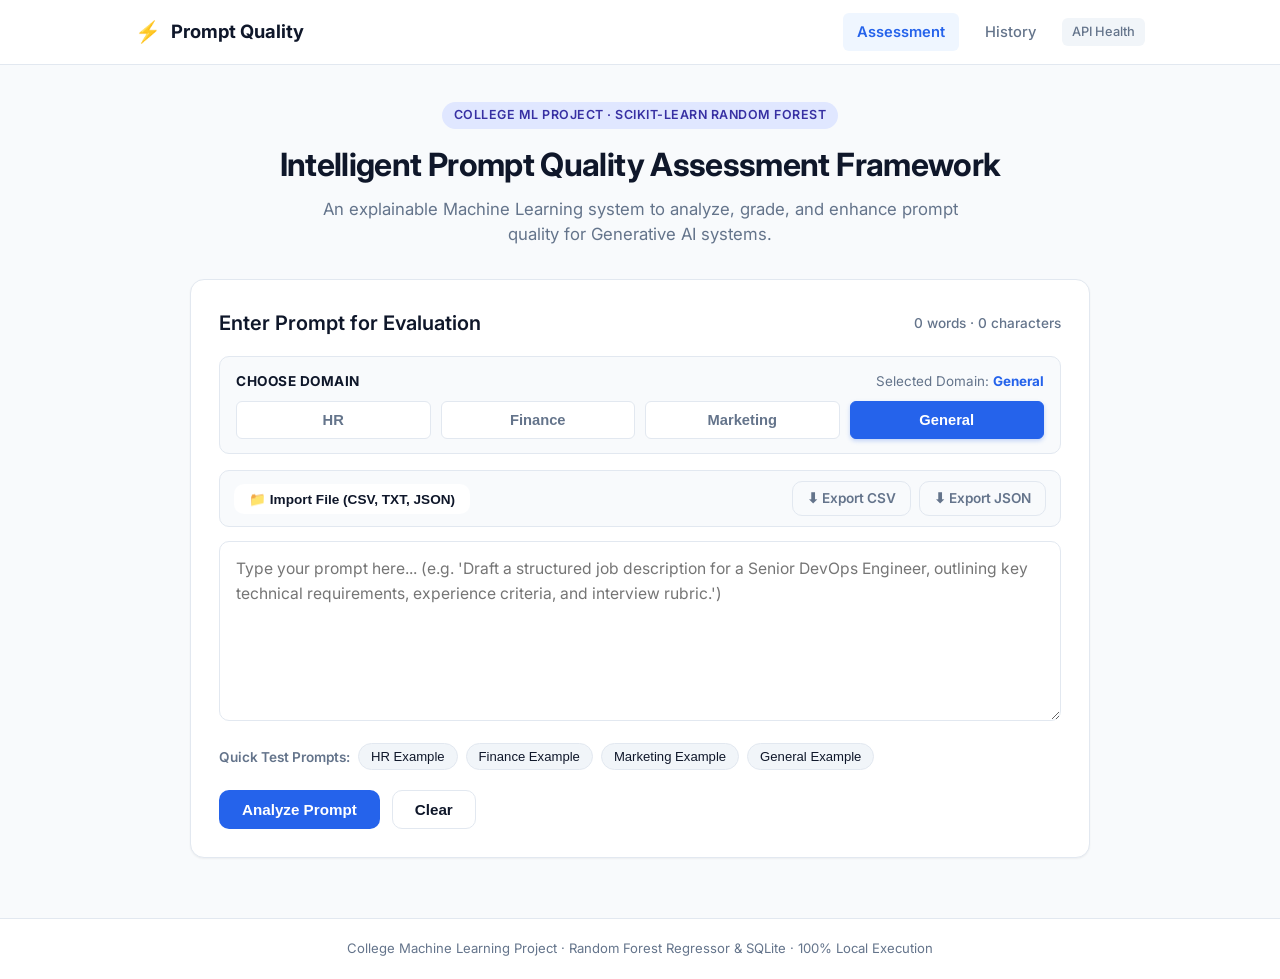
<file: templates/index.html>
<!DOCTYPE html>
<html lang="en">
<head>
  <meta charset="UTF-8">
  <meta name="viewport" content="width=device-width, initial-scale=1.0">
  <title>Assessment | Intelligent Prompt Quality Assessment Framework</title>
  <link rel="stylesheet" href="/static/style.css">
  <link rel="preconnect" href="https://fonts.googleapis.com">
  <link rel="preconnect" href="https://fonts.gstatic.com" crossorigin>
  <link href="https://fonts.googleapis.com/css2?family=Inter:wght@400;500;600;700&display=swap" rel="stylesheet">
</head>
<body>
  <div class="app-layout">
    <!-- Navigation Bar -->
    <header class="navbar">
      <div class="nav-container">
        <a href="/" class="brand">
          <span class="brand-icon">⚡</span>
          <span class="brand-text">Prompt Quality</span>
        </a>

        <nav class="nav-links">
          <a href="/" class="nav-link active">Assessment</a>
          <a href="/history" class="nav-link">History</a>
          <a href="/health" target="_blank" class="nav-link badge-link">API Health</a>
        </nav>
      </div>
    </header>

    <!-- Main Content Container -->
    <main class="main-content">
      <div class="content-wrapper">
        <!-- Hero Title Section -->
        <div class="hero-section">
          <span class="project-tag">College ML Project · Scikit-Learn Random Forest</span>
          <h1 class="hero-title">Intelligent Prompt Quality Assessment Framework</h1>
          <p class="hero-subtitle">
            An explainable Machine Learning system to analyze, grade, and enhance prompt quality for Generative AI systems.
          </p>
        </div>

        <!-- Assessment Form Card -->
        <section class="card form-card">
          <div class="card-header">
            <h2>Enter Prompt for Evaluation</h2>
            <span id="counter" class="counter">0 words · 0 characters</span>
          </div>

          <!-- Choose Enterprise Domain Section -->
          <div class="domain-selection-section">
            <div class="domain-header-row">
              <span class="domain-label">Choose Domain</span>
              <span class="domain-selected-indicator">Selected Domain: <strong id="selected-domain-display">General</strong></span>
            </div>
            <div class="domain-tabs" role="tablist">
              <button type="button" class="domain-tab" data-domain="HR" role="tab">HR</button>
              <button type="button" class="domain-tab" data-domain="Finance" role="tab">Finance</button>
              <button type="button" class="domain-tab" data-domain="Marketing" role="tab">Marketing</button>
              <button type="button" class="domain-tab active" data-domain="General" role="tab">General</button>
            </div>
          </div>

          <!-- Proper Import & Export Tools Section -->
          <div class="file-toolbar">
            <div class="import-group">
              <input type="file" id="file-import-input" accept=".csv,.txt,.json" class="hidden" />
              <button type="button" id="import-btn" class="btn btn-sm btn-import">
                <span>📁 Import File (CSV, TXT, JSON)</span>
              </button>
              <span id="import-badge" class="import-badge hidden"></span>
            </div>
            <div class="export-group">
              <a href="/export/csv" class="btn btn-sm btn-outline" title="Export assessment history as CSV">⬇ Export CSV</a>
              <a href="/export/json" class="btn btn-sm btn-outline" title="Export assessment history as JSON">⬇ Export JSON</a>
            </div>
          </div>

          <!-- Multi-Prompt Selector (shown when imported file has multiple prompts) -->
          <div id="multi-prompt-bar" class="multi-prompt-bar hidden">
            <label for="prompt-selector" class="prompt-selector-label">Imported Prompts:</label>
            <select id="prompt-selector" class="prompt-selector-select"></select>
          </div>

          <form id="assess-form" method="POST" action="/analyze">
            <input type="hidden" id="domain-input" name="domain" value="General">
            <div class="form-group">
              <textarea 
                id="prompt-input" 
                name="prompt" 
                rows="6" 
                placeholder="Type your prompt here... (e.g. 'Draft a structured job description for a Senior DevOps Engineer, outlining key technical requirements, experience criteria, and interview rubric.')"
                required
              ></textarea>
            </div>

            <!-- Notification Banners -->
            <div id="error-banner" class="alert-error hidden"></div>
            <div id="import-banner" class="alert-success hidden"></div>

            <!-- Sample Quick-Fill Chips -->
            <div class="samples-wrapper">
              <span class="samples-label">Quick Test Prompts:</span>
              <button type="button" class="chip" onclick="fillDomainPrompt('HR', 'Draft 5 behavioral interview questions using the STAR framework to assess leadership and conflict resolution for a Senior Project Manager role.')">
                HR Example
              </button>
              <button type="button" class="chip" onclick="fillDomainPrompt('Finance', 'Analyze the Q3 departmental budget variance between projected spend and actual expenditures, detailing cost drivers and risk mitigations.')">
                Finance Example
              </button>
              <button type="button" class="chip" onclick="fillDomainPrompt('Marketing', 'Create a 3-part email campaign to reduce customer churn and convert trial users into paid annual subscribers, including subject lines and CTAs.')">
                Marketing Example
              </button>
              <button type="button" class="chip" onclick="fillDomainPrompt('General', 'Draft an enterprise project roadmap outline with milestone timelines, KPI metrics, and operational risk mitigation guidelines.')">
                General Example
              </button>
            </div>

            <!-- Action Buttons -->
            <div class="actions-row">
              <button type="submit" id="analyze-btn" class="btn btn-primary">
                <span class="btn-text">Analyze Prompt</span>
                <span class="spinner hidden"></span>
              </button>
              <button type="button" id="clear-btn" class="btn btn-secondary">
                Clear
              </button>
            </div>
          </form>
        </section>



        <!-- Inline Assessment Result Container (revealed via AJAX or page render) -->
        <section id="result-container" class="card result-card hidden">
          <div class="result-header">
            <div>
              <span class="sub-heading">Assessment Result</span>
              <h2 id="result-title">Quality Analysis</h2>
              <div class="result-domain-banner">
                <span class="domain-lead">Domain:</span>
                <span id="result-domain-val" class="domain-result-pill">General</span>
              </div>
            </div>
            <div class="badge-and-score">
              <span id="category-badge" class="badge">Good</span>
              <div class="score-display">
                <span id="overall-score-val" class="score-number">0</span>
                <span class="score-denom">/100</span>
              </div>
            </div>
          </div>

          <!-- Quality Dimensions Grid -->
          <div class="dimensions-grid">
            <div class="dimension-box">
              <div class="dim-header">
                <span class="dim-title">Clarity (30%)</span>
                <span id="val-clarity" class="dim-score">0%</span>
              </div>
              <div class="progress-track">
                <div id="bar-clarity" class="progress-bar" style="width: 0%"></div>
              </div>
              <p class="dim-desc">How clearly the prompt expresses the objective.</p>
            </div>

            <div class="dimension-box">
              <div class="dim-header">
                <span class="dim-title">Specificity (30%)</span>
                <span id="val-specificity" class="dim-score">0%</span>
              </div>
              <div class="progress-track">
                <div id="bar-specificity" class="progress-bar" style="width: 0%"></div>
              </div>
              <p class="dim-desc">Detail of requirements, parameters, and constraints.</p>
            </div>

            <div class="dimension-box">
              <div class="dim-header">
                <span class="dim-title">Completeness (20%)</span>
                <span id="val-completeness" class="dim-score">0%</span>
              </div>
              <div class="progress-track">
                <div id="bar-completeness" class="progress-bar" style="width: 0%"></div>
              </div>
              <p class="dim-desc">Adequacy of background context and output instructions.</p>
            </div>

            <div class="dimension-box">
              <div class="dim-header">
                <span class="dim-title">Relevance (20%)</span>
                <span id="val-relevance" class="dim-score">0%</span>
              </div>
              <div class="progress-track">
                <div id="bar-relevance" class="progress-bar" style="width: 0%"></div>
              </div>
              <p class="dim-desc">Alignment with intended task domain and tone.</p>
            </div>
          </div>

          <!-- Suggestions Section -->
          <div class="info-block">
            <h3>Improvement Suggestions</h3>
            <ul id="suggestions-list" class="styled-list"></ul>
          </div>

          <!-- Improved Prompt Section -->
          <div class="info-block">
            <div class="block-header">
              <h3>Improved Prompt</h3>
              <button type="button" id="copy-btn" class="btn btn-sm btn-outline">Copy Improved Prompt</button>
            </div>
            <div class="improved-prompt-box">
              <pre id="improved-prompt-text"></pre>
            </div>
            <div class="improved-actions">
              <button type="button" id="use-improved-btn" class="btn btn-secondary">Test This Improved Prompt</button>
            </div>
          </div>
        </section>
      </div>
    </main>

    <!-- Footer -->
    <footer class="footer">
      <p>College Machine Learning Project · Random Forest Regressor & SQLite · 100% Local Execution</p>
    </footer>
  </div>

  <script src="/static/script.js"></script>
</body>
</html>
</file>
<file: static/style.css>
/* ==========================================================================
   Intelligent Prompt Quality Assessment Framework - Clean Modern Styling
   ========================================================================== */

:root {
  --font-family: 'Inter', -apple-system, BlinkMacSystemFont, "Segoe UI", Roboto, sans-serif;
  --bg-main: #f8fafc;
  --bg-card: #ffffff;
  --border-color: #e2e8f0;
  --border-focus: #3b82f6;
  
  --text-main: #0f172a;
  --text-muted: #64748b;
  --text-light: #94a3b8;
  
  --primary: #2563eb;
  --primary-hover: #1d4ed8;
  --primary-light: #eff6ff;
  
  --success: #10b981;
  --success-bg: #ecfdf5;
  --warning: #f59e0b;
  --warning-bg: #fffbeb;
  --danger: #ef4444;
  --danger-bg: #fef2f2;
  
  --shadow-sm: 0 1px 2px 0 rgba(0, 0, 0, 0.05);
  --shadow-md: 0 4px 6px -1px rgba(0, 0, 0, 0.08), 0 2px 4px -2px rgba(0, 0, 0, 0.05);
  --shadow-lg: 0 10px 15px -3px rgba(0, 0, 0, 0.08), 0 4px 6px -4px rgba(0, 0, 0, 0.04);
  
  --radius-sm: 6px;
  --radius-md: 10px;
  --radius-lg: 14px;
}

* {
  margin: 0;
  padding: 0;
  box-sizing: border-box;
}

body {
  font-family: var(--font-family);
  background-color: var(--bg-main);
  color: var(--text-main);
  line-height: 1.5;
  min-height: 100vh;
}

.app-layout {
  display: flex;
  flex-direction: column;
  min-height: 100vh;
}

/* Navbar */
.navbar {
  background-color: var(--bg-card);
  border-bottom: 1px solid var(--border-color);
  position: sticky;
  top: 0;
  z-index: 50;
}

.nav-container {
  max-width: 1050px;
  margin: 0 auto;
  padding: 0 20px;
  height: 64px;
  display: flex;
  align-items: center;
  justify-content: space-between;
}

.brand {
  display: flex;
  align-items: center;
  gap: 10px;
  text-decoration: none;
  font-weight: 700;
  font-size: 1.15rem;
  color: var(--text-main);
}

.brand-icon {
  font-size: 1.3rem;
}

.nav-links {
  display: flex;
  align-items: center;
  gap: 12px;
}

.nav-link {
  text-decoration: none;
  color: var(--text-muted);
  font-size: 0.92rem;
  font-weight: 500;
  padding: 8px 14px;
  border-radius: var(--radius-sm);
  transition: all 0.2s ease;
}

.nav-link:hover {
  color: var(--primary);
  background-color: var(--primary-light);
}

.nav-link.active {
  color: var(--primary);
  background-color: var(--primary-light);
  font-weight: 600;
}

.badge-link {
  background-color: #f1f5f9;
  font-size: 0.8rem;
  padding: 4px 10px;
}

/* Main Content */
.main-content {
  flex: 1;
  padding: 36px 20px;
}

.content-wrapper {
  max-width: 900px;
  margin: 0 auto;
}

/* Hero Section */
.hero-section {
  text-align: center;
  margin-bottom: 32px;
}

.project-tag {
  display: inline-block;
  background-color: #e0e7ff;
  color: #3730a3;
  font-size: 0.78rem;
  font-weight: 600;
  padding: 4px 12px;
  border-radius: 9999px;
  margin-bottom: 12px;
  text-transform: uppercase;
  letter-spacing: 0.04em;
}

.hero-title {
  font-size: 2rem;
  font-weight: 700;
  color: var(--text-main);
  letter-spacing: -0.02em;
  margin-bottom: 8px;
}

.hero-subtitle {
  font-size: 1.05rem;
  color: var(--text-muted);
  max-width: 680px;
  margin: 0 auto;
}

/* Cards */
.card {
  background-color: var(--bg-card);
  border: 1px solid var(--border-color);
  border-radius: var(--radius-lg);
  box-shadow: var(--shadow-sm);
  padding: 28px;
  margin-bottom: 24px;
}

.card-header {
  display: flex;
  align-items: center;
  justify-content: space-between;
  margin-bottom: 18px;
}

.card-header h2 {
  font-size: 1.25rem;
  font-weight: 600;
  color: var(--text-main);
}

.counter {
  font-size: 0.85rem;
  color: var(--text-muted);
  font-weight: 500;
}

/* Textarea Form */
.form-group {
  margin-bottom: 16px;
}

textarea {
  width: 100%;
  font-family: var(--font-family);
  font-size: 0.98rem;
  line-height: 1.6;
  padding: 14px 16px;
  border: 1px solid var(--border-color);
  border-radius: var(--radius-md);
  color: var(--text-main);
  background-color: #ffffff;
  resize: vertical;
  transition: border-color 0.2s, box-shadow 0.2s;
}

textarea:focus {
  outline: none;
  border-color: var(--border-focus);
  box-shadow: 0 0 0 3px rgba(59, 130, 246, 0.15);
}

/* Quick test chips */
.samples-wrapper {
  margin-bottom: 20px;
  display: flex;
  flex-wrap: wrap;
  align-items: center;
  gap: 8px;
}

.samples-label {
  font-size: 0.85rem;
  font-weight: 600;
  color: var(--text-muted);
}

.chip {
  background-color: #f1f5f9;
  border: 1px solid var(--border-color);
  border-radius: 9999px;
  padding: 5px 12px;
  font-size: 0.82rem;
  font-weight: 500;
  color: var(--text-main);
  cursor: pointer;
  transition: all 0.2s ease;
}

.chip:hover {
  background-color: #e2e8f0;
  border-color: #cbd5e1;
}

/* File Import & Export Toolbar in Enter Prompt section */
.file-toolbar {
  display: flex;
  align-items: center;
  justify-content: space-between;
  background-color: #f8fafc;
  border: 1px solid var(--border-color);
  border-radius: var(--radius-md);
  padding: 10px 14px;
  margin-bottom: 14px;
  gap: 12px;
  flex-wrap: wrap;
}

.import-group {
  display: flex;
  align-items: center;
  gap: 10px;
}

.export-group {
  display: flex;
  align-items: center;
  gap: 8px;
}

.btn-import {
  background-color: #ffffff;
  border: 1px solid var(--border-color);
  color: var(--text-main);
  font-weight: 500;
  display: inline-flex;
  align-items: center;
  gap: 6px;
  cursor: pointer;
  transition: all 0.2s ease;
}

.btn-import:hover {
  background-color: #f1f5f9;
  border-color: #cbd5e1;
  color: var(--primary);
}

.import-badge {
  display: inline-flex;
  align-items: center;
  background-color: #e0f2fe;
  color: #0369a1;
  font-size: 0.8rem;
  font-weight: 600;
  padding: 4px 10px;
  border-radius: 9999px;
  border: 1px solid #bae6fd;
}

/* Multi-Prompt Selector */
.multi-prompt-bar {
  display: flex;
  align-items: center;
  gap: 10px;
  background-color: #ffffff;
  border: 1px solid #cbd5e1;
  border-radius: var(--radius-md);
  padding: 8px 12px;
  margin-bottom: 14px;
}

.prompt-selector-label {
  font-size: 0.82rem;
  font-weight: 600;
  color: var(--text-muted);
  white-space: nowrap;
}

.prompt-selector-select {
  flex: 1;
  font-family: var(--font-family);
  font-size: 0.88rem;
  padding: 6px 10px;
  border: 1px solid var(--border-color);
  border-radius: var(--radius-sm);
  background-color: #f8fafc;
  color: var(--text-main);
  cursor: pointer;
}

.prompt-selector-select:focus {
  outline: none;
  border-color: var(--border-focus);
}


/* Actions Row & Buttons */
.actions-row {
  display: flex;
  align-items: center;
  gap: 12px;
}

.btn {
  display: inline-flex;
  align-items: center;
  justify-content: center;
  padding: 10px 22px;
  font-size: 0.95rem;
  font-weight: 600;
  border-radius: var(--radius-md);
  cursor: pointer;
  border: 1px solid transparent;
  transition: all 0.2s ease;
  text-decoration: none;
}

.btn-primary {
  background-color: var(--primary);
  color: #ffffff;
}

.btn-primary:hover {
  background-color: var(--primary-hover);
}

.btn-secondary {
  background-color: #ffffff;
  border-color: var(--border-color);
  color: var(--text-main);
}

.btn-secondary:hover {
  background-color: #f8fafc;
  border-color: #cbd5e1;
}

.btn-danger {
  background-color: var(--danger);
  color: #ffffff;
}

.btn-danger:hover {
  background-color: #dc2626;
}

.btn-outline {
  background-color: transparent;
  border-color: var(--border-color);
  color: var(--text-muted);
}

.btn-outline:hover {
  background-color: #f1f5f9;
  color: var(--text-main);
}

.btn-sm {
  padding: 6px 14px;
  font-size: 0.85rem;
}

.btn:disabled {
  opacity: 0.6;
  cursor: not-allowed;
}

/* Error and Success Banners */
.alert-error {
  background-color: var(--danger-bg);
  border: 1px solid #fca5a5;
  color: #b91c1c;
  padding: 10px 14px;
  border-radius: var(--radius-sm);
  font-size: 0.9rem;
  margin-bottom: 16px;
}

.alert-success {
  background-color: var(--success-bg);
  border: 1px solid #86efac;
  color: #15803d;
  padding: 10px 14px;
  border-radius: var(--radius-sm);
  font-size: 0.9rem;
  margin-bottom: 16px;
}


.hidden {
  display: none !important;
}

/* Result Section */
.result-header {
  display: flex;
  align-items: center;
  justify-content: space-between;
  border-bottom: 1px solid var(--border-color);
  padding-bottom: 18px;
  margin-bottom: 24px;
}

.sub-heading {
  font-size: 0.82rem;
  text-transform: uppercase;
  letter-spacing: 0.05em;
  color: var(--text-muted);
  font-weight: 600;
}

.analyzed-prompt-text {
  font-size: 0.95rem;
  color: var(--text-main);
  margin-top: 4px;
  font-style: italic;
  max-width: 600px;
}

.badge-and-score {
  display: flex;
  align-items: center;
  gap: 16px;
}

.score-display {
  text-align: right;
}

.score-number {
  font-size: 2.25rem;
  font-weight: 700;
  color: var(--primary);
  line-height: 1;
}

.score-denom {
  font-size: 1rem;
  color: var(--text-muted);
  font-weight: 500;
}

/* Quality Category Badges */
.badge {
  display: inline-block;
  padding: 6px 14px;
  border-radius: 9999px;
  font-size: 0.85rem;
  font-weight: 600;
}

.badge-excellent, .badge.excellent {
  background-color: #dcfce7;
  color: #15803d;
}

.badge-good, .badge.good {
  background-color: #dbeafe;
  color: #1d4ed8;
}

.badge-needs-improvement, .badge.needs-improvement {
  background-color: #fef3c7;
  color: #b45309;
}

.badge-poor, .badge.poor {
  background-color: #fee2e2;
  color: #b91c1c;
}

/* Dimensions Grid */
.dimensions-grid {
  display: grid;
  grid-template-columns: repeat(2, 1fr);
  gap: 16px;
  margin-bottom: 28px;
}

@media (max-width: 640px) {
  .dimensions-grid {
    grid-template-columns: 1fr;
  }
}

.dimension-box {
  background-color: #f8fafc;
  border: 1px solid var(--border-color);
  border-radius: var(--radius-md);
  padding: 16px;
}

.dim-header {
  display: flex;
  justify-content: space-between;
  margin-bottom: 8px;
}

.dim-title {
  font-size: 0.9rem;
  font-weight: 600;
  color: var(--text-main);
}

.dim-score {
  font-size: 0.9rem;
  font-weight: 700;
  color: var(--primary);
}

.progress-track {
  width: 100%;
  height: 8px;
  background-color: #e2e8f0;
  border-radius: 9999px;
  overflow: hidden;
  margin-bottom: 8px;
}

.progress-bar {
  height: 100%;
  background-color: var(--primary);
  border-radius: 9999px;
  transition: width 0.5s ease-in-out;
}

.dim-desc {
  font-size: 0.78rem;
  color: var(--text-muted);
  line-height: 1.3;
}

/* Info Blocks */
.info-block {
  margin-bottom: 24px;
}

.info-block h3 {
  font-size: 1.05rem;
  font-weight: 600;
  color: var(--text-main);
  margin-bottom: 12px;
}

.block-header {
  display: flex;
  align-items: center;
  justify-content: space-between;
  margin-bottom: 8px;
}

.styled-list {
  list-style: none;
  display: flex;
  flex-direction: column;
  gap: 8px;
}

.styled-list li {
  position: relative;
  padding-left: 22px;
  font-size: 0.92rem;
  color: #334155;
  line-height: 1.5;
}

.styled-list li::before {
  content: "•";
  position: absolute;
  left: 6px;
  top: 0;
  color: var(--primary);
  font-size: 1.2rem;
}

/* Improved Prompt Box */
.improved-prompt-box {
  background-color: #f8fafc;
  border: 1px solid var(--border-color);
  border-radius: var(--radius-md);
  padding: 16px;
  margin-bottom: 12px;
}

.improved-prompt-box pre {
  font-family: var(--font-family);
  font-size: 0.92rem;
  line-height: 1.6;
  white-space: pre-wrap;
  word-break: break-word;
  color: #1e293b;
}

.improved-actions {
  display: flex;
  gap: 10px;
}

/* History Data Table */
.table-card {
  padding: 0;
  overflow: hidden;
}

.table-card .card-header {
  padding: 20px 24px;
  border-bottom: 1px solid var(--border-color);
  margin-bottom: 0;
}

.flex-between {
  display: flex;
  justify-content: space-between;
  align-items: center;
}

.header-actions {
  display: flex;
  gap: 8px;
}

.table-responsive {
  overflow-x: auto;
}

.data-table {
  width: 100%;
  border-collapse: collapse;
  text-align: left;
  font-size: 0.92rem;
}

.data-table th {
  background-color: #f8fafc;
  padding: 14px 20px;
  font-weight: 600;
  color: var(--text-muted);
  border-bottom: 1px solid var(--border-color);
  font-size: 0.82rem;
  text-transform: uppercase;
  letter-spacing: 0.04em;
}

.data-table td {
  padding: 16px 20px;
  border-bottom: 1px solid var(--border-color);
  color: var(--text-main);
  vertical-align: middle;
}

.data-table tr:last-child td {
  border-bottom: none;
}

.data-table tr:hover td {
  background-color: #fcfdfe;
}

.prompt-cell {
  max-width: 380px;
  overflow: hidden;
  text-overflow: ellipsis;
  white-space: nowrap;
  font-family: inherit;
}

.score-pill {
  font-size: 0.95rem;
  color: var(--primary);
}

.date-cell {
  font-size: 0.85rem;
  color: var(--text-muted);
}

.empty-state {
  text-align: center;
  padding: 40px !important;
  color: var(--text-muted);
}

/* Footer */
.footer {
  border-top: 1px solid var(--border-color);
  background-color: var(--bg-card);
  padding: 20px;
  text-align: center;
  font-size: 0.82rem;
  color: var(--text-muted);
}

.mt-4 {
  margin-top: 16px;
}

/* Choose Domain Section */
.domain-selection-section {
  background-color: #f8fafc;
  border: 1px solid var(--border-color);
  border-radius: var(--radius-md);
  padding: 14px 16px;
  margin-bottom: 16px;
}

.domain-header-row {
  display: flex;
  align-items: center;
  justify-content: space-between;
  margin-bottom: 10px;
}

.domain-label {
  font-size: 0.85rem;
  font-weight: 700;
  color: var(--text-main);
  text-transform: uppercase;
  letter-spacing: 0.5px;
}

.domain-selected-indicator {
  font-size: 0.84rem;
  color: var(--text-muted);
}

.domain-selected-indicator strong {
  color: var(--primary);
  font-weight: 700;
}

.domain-tabs {
  display: grid;
  grid-template-columns: repeat(4, 1fr);
  gap: 10px;
}

.domain-tab {
  background-color: var(--bg-card);
  border: 1.5px solid var(--border-color);
  border-radius: var(--radius-sm);
  padding: 10px 14px;
  font-size: 0.92rem;
  font-weight: 600;
  color: var(--text-muted);
  cursor: pointer;
  transition: all 0.15s ease-in-out;
  display: flex;
  align-items: center;
  justify-content: center;
  gap: 8px;
}

.domain-tab:hover {
  border-color: var(--primary);
  color: var(--primary);
  background-color: #ffffff;
}

.domain-tab.active {
  background-color: var(--primary);
  border-color: var(--primary);
  color: #ffffff;
  box-shadow: 0 2px 4px rgba(37, 99, 235, 0.25);
}

.domain-tab .domain-icon {
  font-size: 1.05rem;
}

.domain-result-pill {
  display: inline-flex;
  align-items: center;
  padding: 3px 10px;
  border-radius: 9999px;
  font-size: 0.8rem;
  font-weight: 700;
  letter-spacing: 0.4px;
  background-color: #e0e7ff;
  color: #3730a3;
  border: 1px solid #c7d2fe;
}

.result-domain-banner {
  display: flex;
  align-items: center;
  gap: 8px;
  margin-top: 6px;
  font-size: 0.9rem;
  color: var(--text-muted);
}

.result-domain-banner .domain-lead {
  font-weight: 600;
  color: var(--text-main);
}
</file>
